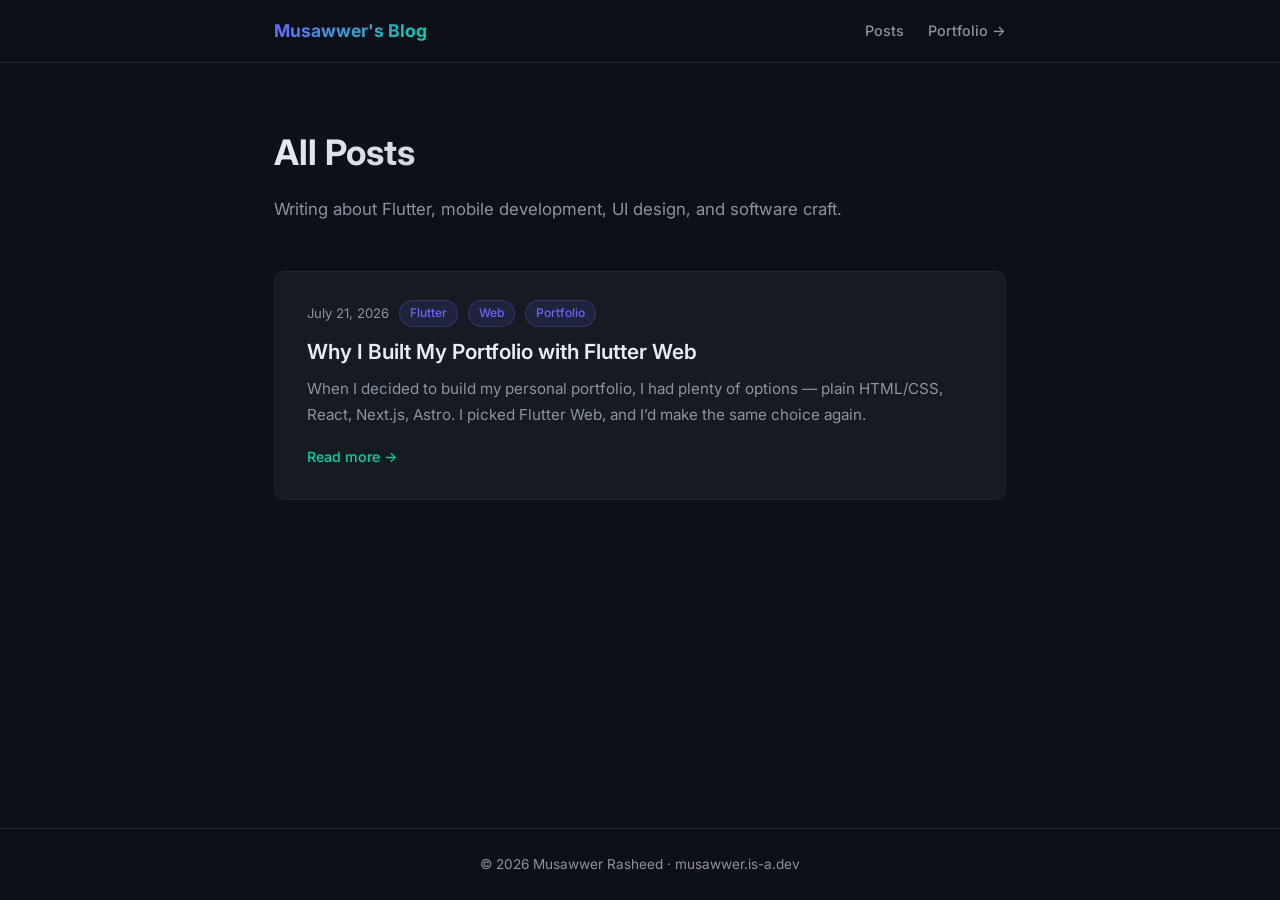
<file: blog/index.html>
<!DOCTYPE html>
<html lang="en">
<head>
  <meta charset="UTF-8" />
  <meta name="viewport" content="width=device-width, initial-scale=1.0" />
  <title>Blog — Musawwer's Blog</title>
  <meta name="description" content="Thoughts on Flutter, mobile development, UI design and software engineering." />
  <link rel="stylesheet" href="/blog/assets/css/style.css" />
  <link rel="preconnect" href="https://fonts.googleapis.com" />
  <link rel="preconnect" href="https://fonts.gstatic.com" crossorigin />
  <link href="https://fonts.googleapis.com/css2?family=Inter:wght@300;400;500;600;700&family=JetBrains+Mono:wght@400;500&display=swap" rel="stylesheet" />
</head>
<body>
  <header class="site-header">
    <div class="container">
      <a href="/blog/" class="site-title">Musawwer's Blog</a>
      <nav class="site-nav">
        <a href="/blog/">Posts</a>
        <a href="https://musawwer.is-a.dev">Portfolio →</a>
      </nav>
    </div>
  </header>

  <main class="container">
    <section class="blog-index">
  <div class="blog-header">
    <h1>All Posts</h1>
    <p>Writing about Flutter, mobile development, UI design, and software craft.</p>
  </div>

  <div class="post-list">
    
      <article class="post-card">
        <div class="post-card-meta">
          <time datetime="2026-07-21T00:00:00+05:00">July 21, 2026</time>
          
            
              <span class="tag">Flutter</span>
            
              <span class="tag">Web</span>
            
              <span class="tag">Portfolio</span>
            
          
        </div>
        <h2 class="post-card-title">
          <a href="/blog/why-i-built-my-portfolio-with-flutter-web/">Why I Built My Portfolio with Flutter Web</a>
        </h2>
        
          <p class="post-card-excerpt">When I decided to build my personal portfolio, I had plenty of options — plain HTML/CSS, React, Next.js, Astro. I picked Flutter Web, and I’d make the same choice again.
</p>
        
        <a href="/blog/why-i-built-my-portfolio-with-flutter-web/" class="read-more">Read more →</a>
      </article>
    

    
  </div>
</section>

  </main>

  <footer class="site-footer">
    <div class="container">
      <p>© 2026 Musawwer Rasheed · <a href="https://musawwer.is-a.dev">musawwer.is-a.dev</a></p>
    </div>
  </footer>
</body>
</html>
</file>
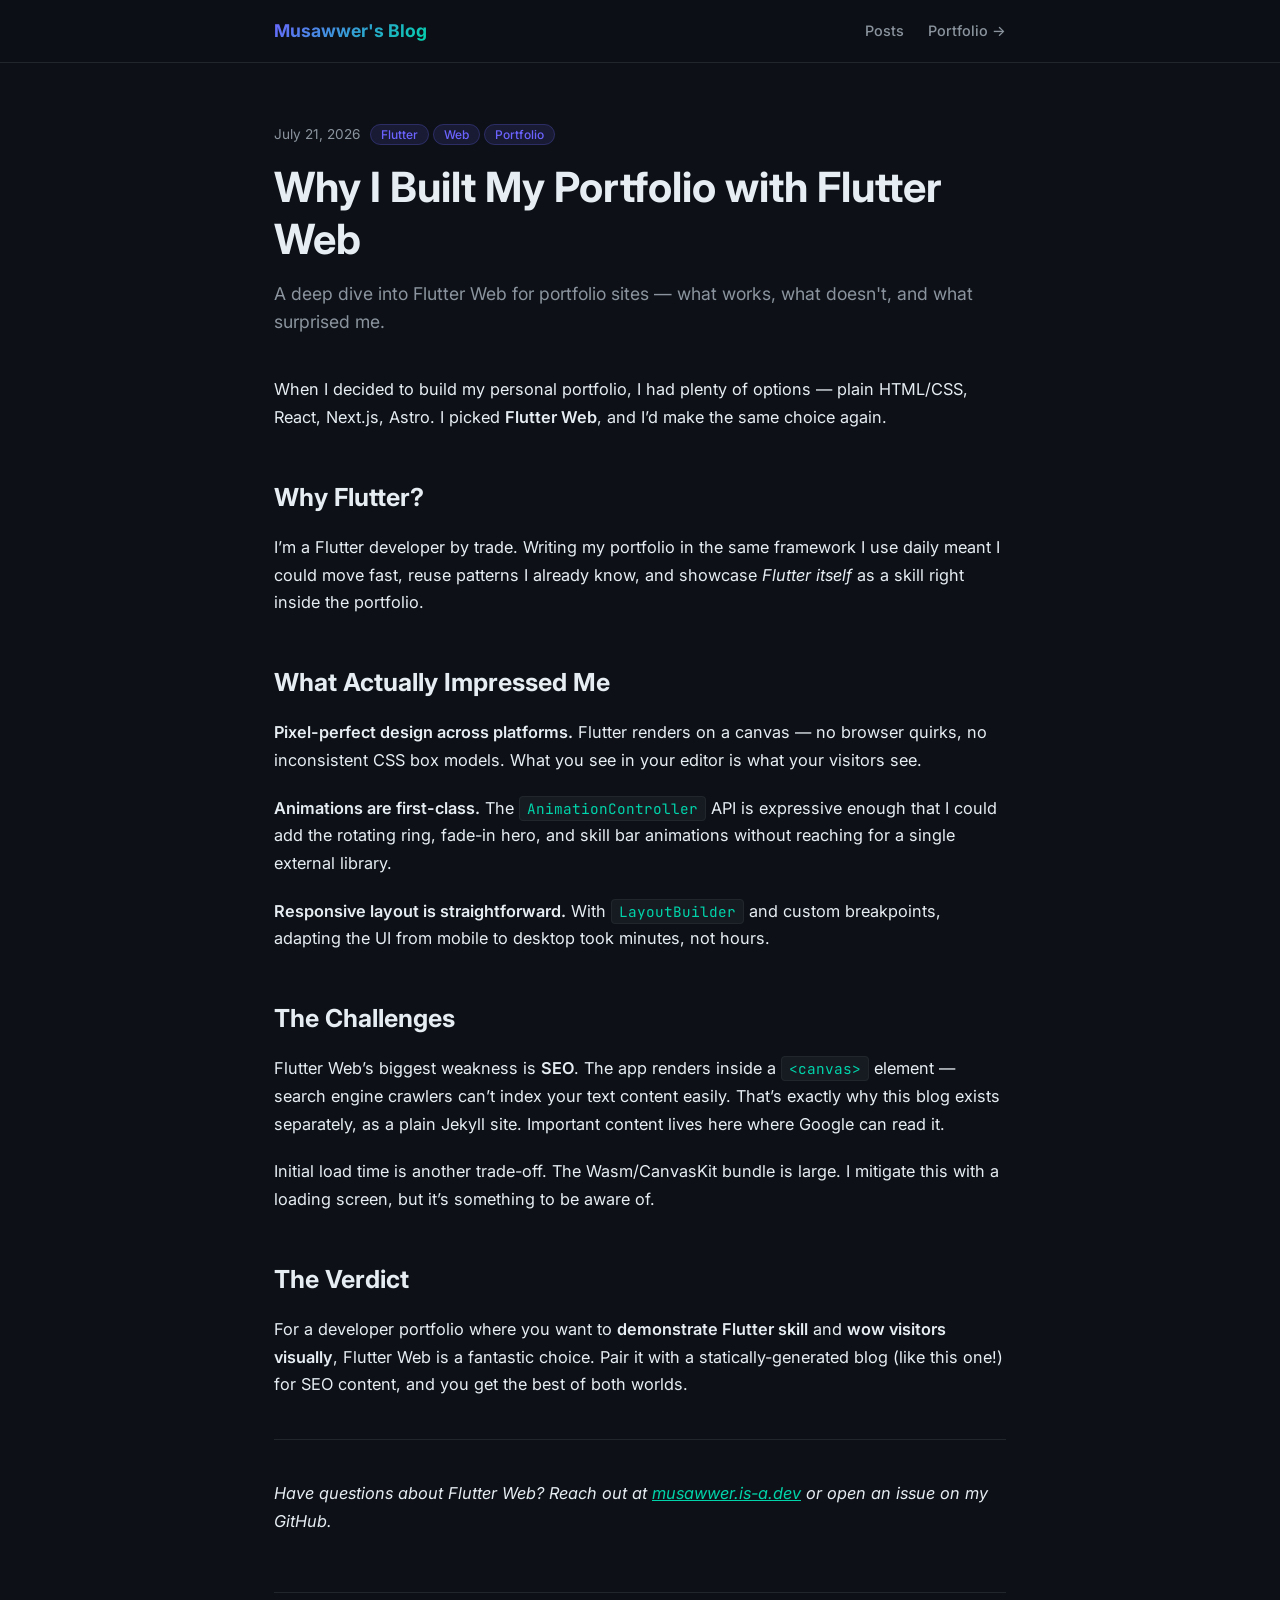
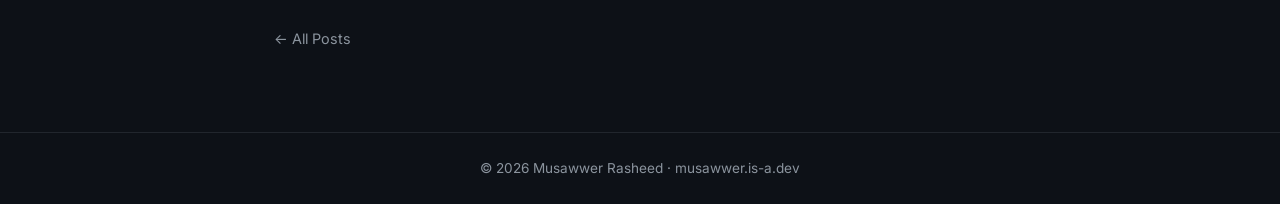
<file: blog/why-i-built-my-portfolio-with-flutter-web/index.html>
<!DOCTYPE html>
<html lang="en">
<head>
  <meta charset="UTF-8" />
  <meta name="viewport" content="width=device-width, initial-scale=1.0" />
  <title>Why I Built My Portfolio with Flutter Web — Musawwer's Blog</title>
  <meta name="description" content="When I decided to build my personal portfolio, I had plenty of options — plain HTML/CSS, React, Next.js, Astro. I picked Flutter Web, and I’d make the same c..." />
  <link rel="stylesheet" href="/blog/assets/css/style.css" />
  <link rel="preconnect" href="https://fonts.googleapis.com" />
  <link rel="preconnect" href="https://fonts.gstatic.com" crossorigin />
  <link href="https://fonts.googleapis.com/css2?family=Inter:wght@300;400;500;600;700&family=JetBrains+Mono:wght@400;500&display=swap" rel="stylesheet" />
</head>
<body>
  <header class="site-header">
    <div class="container">
      <a href="/blog/" class="site-title">Musawwer's Blog</a>
      <nav class="site-nav">
        <a href="/blog/">Posts</a>
        <a href="https://musawwer.is-a.dev">Portfolio →</a>
      </nav>
    </div>
  </header>

  <main class="container">
    <article class="post">
  <header class="post-header">
    <div class="post-meta">
      <time datetime="2026-07-21T00:00:00+05:00">July 21, 2026</time>
      
        <span class="post-tags">
          
            <span class="tag">Flutter</span>
          
            <span class="tag">Web</span>
          
            <span class="tag">Portfolio</span>
          
        </span>
      
    </div>
    <h1 class="post-title">Why I Built My Portfolio with Flutter Web</h1>
    
      <p class="post-subtitle">A deep dive into Flutter Web for portfolio sites — what works, what doesn't, and what surprised me.</p>
    
  </header>

  <div class="post-content">
    <p>When I decided to build my personal portfolio, I had plenty of options — plain HTML/CSS, React, Next.js, Astro. I picked <strong>Flutter Web</strong>, and I’d make the same choice again.</p>

<h2 id="why-flutter">Why Flutter?</h2>

<p>I’m a Flutter developer by trade. Writing my portfolio in the same framework I use daily meant I could move fast, reuse patterns I already know, and showcase <em>Flutter itself</em> as a skill right inside the portfolio.</p>

<h2 id="what-actually-impressed-me">What Actually Impressed Me</h2>

<p><strong>Pixel-perfect design across platforms.</strong> Flutter renders on a canvas — no browser quirks, no inconsistent CSS box models. What you see in your editor is what your visitors see.</p>

<p><strong>Animations are first-class.</strong> The <code class="language-plaintext highlighter-rouge">AnimationController</code> API is expressive enough that I could add the rotating ring, fade-in hero, and skill bar animations without reaching for a single external library.</p>

<p><strong>Responsive layout is straightforward.</strong> With <code class="language-plaintext highlighter-rouge">LayoutBuilder</code> and custom breakpoints, adapting the UI from mobile to desktop took minutes, not hours.</p>

<h2 id="the-challenges">The Challenges</h2>

<p>Flutter Web’s biggest weakness is <strong>SEO</strong>. The app renders inside a <code class="language-plaintext highlighter-rouge">&lt;canvas&gt;</code> element — search engine crawlers can’t index your text content easily. That’s exactly why this blog exists separately, as a plain Jekyll site. Important content lives here where Google can read it.</p>

<p>Initial load time is another trade-off. The Wasm/CanvasKit bundle is large. I mitigate this with a loading screen, but it’s something to be aware of.</p>

<h2 id="the-verdict">The Verdict</h2>

<p>For a developer portfolio where you want to <strong>demonstrate Flutter skill</strong> and <strong>wow visitors visually</strong>, Flutter Web is a fantastic choice. Pair it with a statically-generated blog (like this one!) for SEO content, and you get the best of both worlds.</p>

<hr />

<p><em>Have questions about Flutter Web? Reach out at <a href="https://musawwer.is-a.dev">musawwer.is-a.dev</a> or open an issue on my GitHub.</em></p>

  </div>

  <footer class="post-footer">
    <a href="/blog/" class="back-link">← All Posts</a>
  </footer>
</article>

  </main>

  <footer class="site-footer">
    <div class="container">
      <p>© 2026 Musawwer Rasheed · <a href="https://musawwer.is-a.dev">musawwer.is-a.dev</a></p>
    </div>
  </footer>
</body>
</html>
</file>
<file: blog/assets/css/style.css>
/* ─── Reset & Base ─────────────────────────────────────────── */
*, *::before, *::after { box-sizing: border-box; margin: 0; padding: 0; }

:root {
  --bg:         #0d1117;
  --surface:    #161b22;
  --border:     #21262d;
  --primary:    #6c63ff;
  --accent:     #00d4aa;
  --text:       #e6edf3;
  --text-muted: #8b949e;
  --radius:     10px;
  --font:       'Inter', system-ui, sans-serif;
  --mono:       'JetBrains Mono', monospace;
  --max-width:  780px;
}

html { font-size: 16px; scroll-behavior: smooth; }

body {
  background: var(--bg);
  color: var(--text);
  font-family: var(--font);
  line-height: 1.7;
  min-height: 100vh;
  display: flex;
  flex-direction: column;
}

/* ─── Layout ───────────────────────────────────────────────── */
.container {
  width: 100%;
  max-width: var(--max-width);
  margin: 0 auto;
  padding: 0 24px;
}

main.container { flex: 1; padding-top: 60px; padding-bottom: 80px; }

/* ─── Header ───────────────────────────────────────────────── */
.site-header {
  position: sticky;
  top: 0;
  z-index: 100;
  background: rgba(13, 17, 23, 0.85);
  backdrop-filter: blur(12px);
  border-bottom: 1px solid var(--border);
  padding: 16px 0;
}

.site-header .container {
  display: flex;
  align-items: center;
  justify-content: space-between;
}

.site-title {
  font-weight: 700;
  font-size: 1.1rem;
  color: var(--text);
  text-decoration: none;
  background: linear-gradient(135deg, var(--primary), var(--accent));
  -webkit-background-clip: text;
  -webkit-text-fill-color: transparent;
  background-clip: text;
}

.site-nav { display: flex; gap: 24px; }

.site-nav a {
  color: var(--text-muted);
  text-decoration: none;
  font-size: 0.9rem;
  font-weight: 500;
  transition: color 0.2s;
}

.site-nav a:hover { color: var(--text); }

/* ─── Blog Index ───────────────────────────────────────────── */
.blog-header { margin-bottom: 48px; }

.blog-header h1 {
  font-size: 2.2rem;
  font-weight: 700;
  margin-bottom: 12px;
  background: linear-gradient(135deg, var(--text), var(--text-muted));
  -webkit-background-clip: text;
  -webkit-text-fill-color: transparent;
  background-clip: text;
}

.blog-header p { color: var(--text-muted); font-size: 1.05rem; }

.post-list { display: flex; flex-direction: column; gap: 24px; }

.post-card {
  background: var(--surface);
  border: 1px solid var(--border);
  border-radius: var(--radius);
  padding: 28px 32px;
  transition: border-color 0.2s, transform 0.2s;
}

.post-card:hover {
  border-color: var(--primary);
  transform: translateY(-2px);
}

.post-card-meta {
  display: flex;
  align-items: center;
  gap: 10px;
  margin-bottom: 10px;
  font-size: 0.82rem;
  color: var(--text-muted);
}

.post-card-title {
  font-size: 1.3rem;
  font-weight: 600;
  margin-bottom: 10px;
  line-height: 1.4;
}

.post-card-title a {
  color: var(--text);
  text-decoration: none;
  transition: color 0.2s;
}

.post-card-title a:hover { color: var(--primary); }

.post-card-excerpt {
  color: var(--text-muted);
  font-size: 0.95rem;
  margin-bottom: 16px;
}

.read-more {
  color: var(--accent);
  text-decoration: none;
  font-size: 0.88rem;
  font-weight: 500;
  transition: opacity 0.2s;
}

.read-more:hover { opacity: 0.75; }

/* ─── Tags ─────────────────────────────────────────────────── */
.tag {
  background: rgba(108, 99, 255, 0.12);
  color: var(--primary);
  border: 1px solid rgba(108, 99, 255, 0.25);
  border-radius: 20px;
  padding: 2px 10px;
  font-size: 0.75rem;
  font-weight: 500;
  white-space: nowrap;
}

/* ─── Post ─────────────────────────────────────────────────── */
.post { max-width: 100%; }

.post-header { margin-bottom: 40px; }

.post-meta {
  display: flex;
  align-items: center;
  gap: 10px;
  margin-bottom: 16px;
  font-size: 0.85rem;
  color: var(--text-muted);
}

.post-title {
  font-size: clamp(1.8rem, 4vw, 2.6rem);
  font-weight: 700;
  line-height: 1.25;
  margin-bottom: 14px;
}

.post-subtitle {
  font-size: 1.1rem;
  color: var(--text-muted);
  line-height: 1.6;
}

/* ─── Post Content ─────────────────────────────────────────── */
.post-content h2 {
  font-size: 1.55rem;
  font-weight: 700;
  margin: 44px 0 16px;
  color: var(--text);
}

.post-content h3 {
  font-size: 1.2rem;
  font-weight: 600;
  margin: 32px 0 12px;
  color: var(--text);
}

.post-content p { margin-bottom: 20px; color: var(--text); font-size: 1.02rem; }

.post-content a { color: var(--accent); text-decoration: underline; }
.post-content a:hover { opacity: 0.8; }

.post-content ul, .post-content ol {
  margin: 0 0 20px 24px;
  color: var(--text);
}

.post-content li { margin-bottom: 8px; }

.post-content strong { font-weight: 600; color: var(--text); }

.post-content em { font-style: italic; }

.post-content blockquote {
  border-left: 3px solid var(--primary);
  padding: 12px 20px;
  margin: 24px 0;
  background: rgba(108,99,255,0.06);
  border-radius: 0 var(--radius) var(--radius) 0;
  color: var(--text-muted);
}

.post-content code {
  font-family: var(--mono);
  background: var(--surface);
  border: 1px solid var(--border);
  border-radius: 4px;
  padding: 2px 7px;
  font-size: 0.88em;
  color: var(--accent);
}

.post-content pre {
  background: var(--surface);
  border: 1px solid var(--border);
  border-radius: var(--radius);
  padding: 20px 24px;
  overflow-x: auto;
  margin: 24px 0;
}

.post-content pre code {
  background: transparent;
  border: none;
  padding: 0;
  font-size: 0.9rem;
  color: var(--text);
}

.post-content hr {
  border: none;
  border-top: 1px solid var(--border);
  margin: 40px 0;
}

.post-content img {
  max-width: 100%;
  border-radius: var(--radius);
  margin: 24px 0;
}

/* ─── Post Footer ──────────────────────────────────────────── */
.post-footer { margin-top: 56px; padding-top: 32px; border-top: 1px solid var(--border); }

.back-link {
  color: var(--text-muted);
  text-decoration: none;
  font-size: 0.9rem;
  transition: color 0.2s;
}

.back-link:hover { color: var(--text); }

/* ─── Footer ───────────────────────────────────────────────── */
.site-footer {
  border-top: 1px solid var(--border);
  padding: 24px 0;
  font-size: 0.85rem;
  color: var(--text-muted);
  text-align: center;
}

.site-footer a { color: var(--text-muted); text-decoration: none; }
.site-footer a:hover { color: var(--text); }

/* ─── Responsive ───────────────────────────────────────────── */
@media (max-width: 600px) {
  main.container { padding-top: 36px; padding-bottom: 60px; }
  .post-card { padding: 20px; }
  .blog-header h1 { font-size: 1.7rem; }
}
</file>
